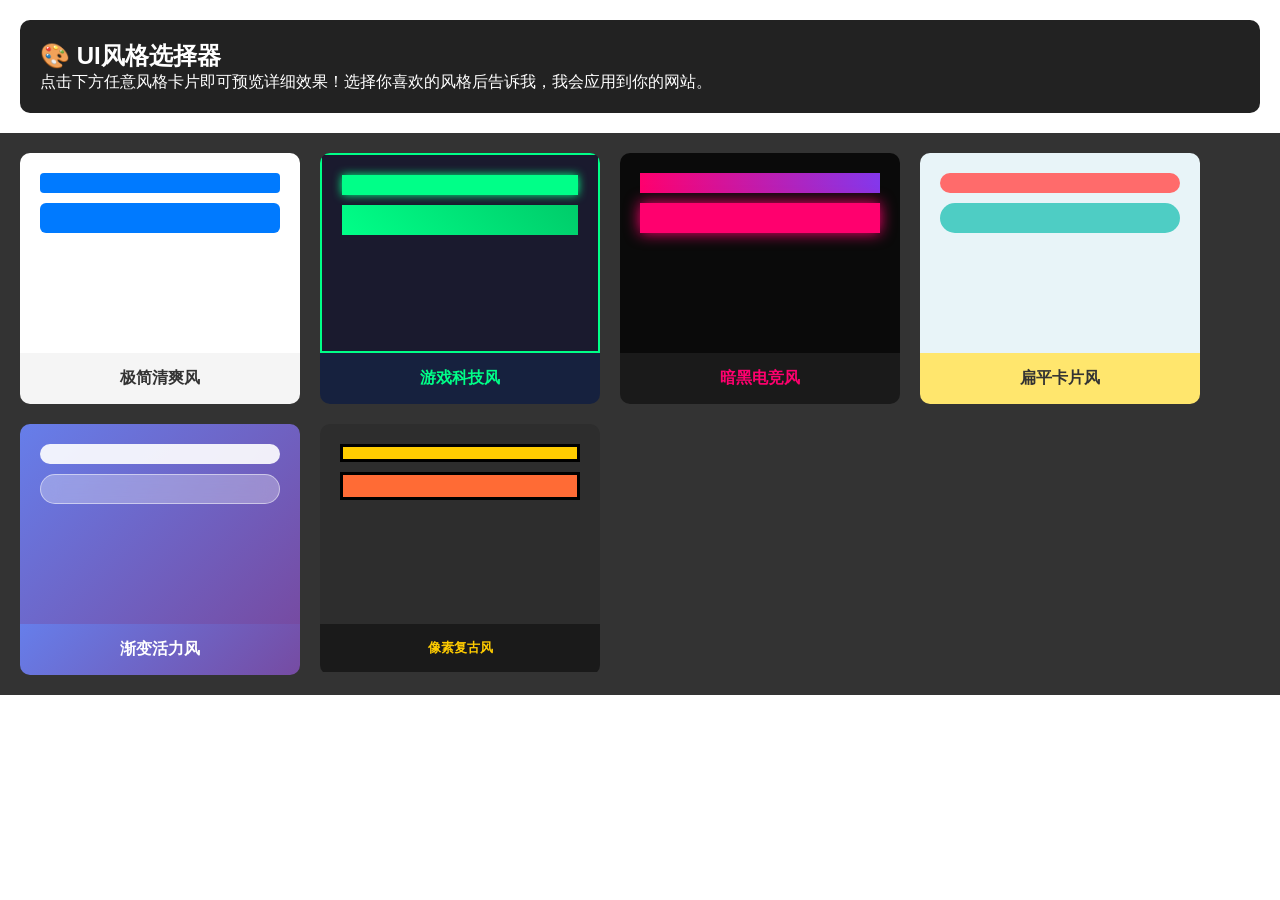
<file: preview-styles.html>
<!DOCTYPE html>
<html lang="zh">
<head>
    <meta charset="UTF-8">
    <meta name="viewport" content="width=device-width, initial-scale=1.0">
    <title>UI风格预览</title>
    <style>
        * { margin: 0; padding: 0; box-sizing: border-box; }
        body { font-family: sans-serif; }
        .style-list { display: flex; flex-wrap: wrap; gap: 20px; padding: 20px; background: #333; }
        .style-item { cursor: pointer; border-radius: 10px; overflow: hidden; transition: transform 0.3s; width: 280px; }
        .style-item:hover { transform: scale(1.05); }
        .style-preview { height: 200px; display: flex; flex-direction: column; padding: 20px; gap: 10px; }
        .style-name { padding: 15px; text-align: center; font-weight: bold; }
        
        /* 风格1: 极简清爽 */
        .minimal-preview { background: #ffffff; }
        .minimal-preview .h { height: 20px; background: #007AFF; border-radius: 4px; }
        .minimal-preview .b { height: 30px; background: #007AFF; border-radius: 6px; color: white; line-height: 30px; padding: 0 10px; font-size: 12px; }
        .minimal .style-name { background: #f5f5f5; color: #333; }
        
        /* 风格2: 游戏科技 */
        .gaming-preview { background: #1a1a2e; border: 2px solid #00ff88; }
        .gaming-preview .h { height: 20px; background: #00ff88; box-shadow: 0 0 10px #00ff88; }
        .gaming-preview .b { height: 30px; background: linear-gradient(45deg, #00ff88, #00cc6a); color: #000; font-weight: bold; }
        .gaming .style-name { background: #16213e; color: #00ff88; }
        
        /* 风格3: 暗黑电竞 */
        .esports-preview { background: #0a0a0a; }
        .esports-preview .h { height: 20px; background: linear-gradient(90deg, #ff006e, #8338ec); }
        .esports-preview .b { height: 30px; background: #ff006e; color: white; box-shadow: 0 0 15px #ff006e; }
        .esports .style-name { background: #1a1a1a; color: #ff006e; }
        
        /* 风格4: 扁平卡片 */
        .card-preview { background: #e8f4f8; }
        .card-preview .h { height: 20px; background: #ff6b6b; border-radius: 10px; }
        .card-preview .b { height: 30px; background: #4ecdc4; border-radius: 15px; color: white; }
        .card .style-name { background: #ffe66d; color: #333; }
        
        /* 风格5: 渐变活力 */
        .gradient-preview { background: linear-gradient(135deg, #667eea 0%, #764ba2 100%); }
        .gradient-preview .h { height: 20px; background: rgba(255,255,255,0.9); border-radius: 20px; }
        .gradient-preview .b { height: 30px; background: rgba(255,255,255,0.3); backdrop-filter: blur(10px); border: 1px solid rgba(255,255,255,0.5); color: white; border-radius: 20px; }
        .gradient .style-name { background: linear-gradient(135deg, #667eea 0%, #764ba2 100%); color: white; }
        
        /* 风格6: 像素复古 */
        .pixel-preview { background: #2d2d2d; image-rendering: pixelated; }
        .pixel-preview .h { height: 18px; background: #ffcc00; border: 3px solid #000; }
        .pixel-preview .b { height: 28px; background: #ff6b35; border: 3px solid #000; color: white; font-family: monospace; }
        .pixel .style-name { background: #1a1a1a; color: #ffcc00; font-family: monospace; }
        
        #previewFrame { position: fixed; top: 0; right: 0; width: 60%; height: 100vh; border-left: 3px solid #666; display: none; }
        .instruction { padding: 20px; background: #222; color: #fff; margin: 20px; border-radius: 10px; }
    </style>
</head>
<body>
    <div class="instruction">
        <h2>🎨 UI风格选择器</h2>
        <p>点击下方任意风格卡片即可预览详细效果！选择你喜欢的风格后告诉我，我会应用到你的网站。</p>
    </div>
    
    <div class="style-list">
        <div class="style-item minimal" onclick="selectStyle('minimal')">
            <div class="style-preview minimal-preview">
                <div class="h"></div>
                <div class="b"></div>
            </div>
            <div class="style-name">极简清爽风</div>
        </div>
        
        <div class="style-item gaming" onclick="selectStyle('gaming')">
            <div class="style-preview gaming-preview">
                <div class="h"></div>
                <div class="b"></div>
            </div>
            <div class="style-name">游戏科技风</div>
        </div>
        
        <div class="style-item esports" onclick="selectStyle('esports')">
            <div class="style-preview esports-preview">
                <div class="h"></div>
                <div class="b"></div>
            </div>
            <div class="style-name">暗黑电竞风</div>
        </div>
        
        <div class="style-item card" onclick="selectStyle('card')">
            <div class="style-preview card-preview">
                <div class="h"></div>
                <div class="b"></div>
            </div>
            <div class="style-name">扁平卡片风</div>
        </div>
        
        <div class="style-item gradient" onclick="selectStyle('gradient')">
            <div class="style-preview gradient-preview">
                <div class="h"></div>
                <div class="b"></div>
            </div>
            <div class="style-name">渐变活力风</div>
        </div>
        
        <div class="style-item pixel" onclick="selectStyle('pixel')">
            <div class="style-preview pixel-preview">
                <div class="h"></div>
                <div class="b"></div>
            </div>
            <div class="style-name">像素复古风</div>
        </div>
    </div>
    
    <iframe id="previewFrame" src=""></iframe>
    
    <script>
        function selectStyle(style) {
            // 这里可以展开显示更多预览
            alert('你选择了：' + style + '\n\n请告诉我这个选择，我会生成完整的CSS代码应用到你的网站！');
        }
    </script>
</body>
</html>
</file>
